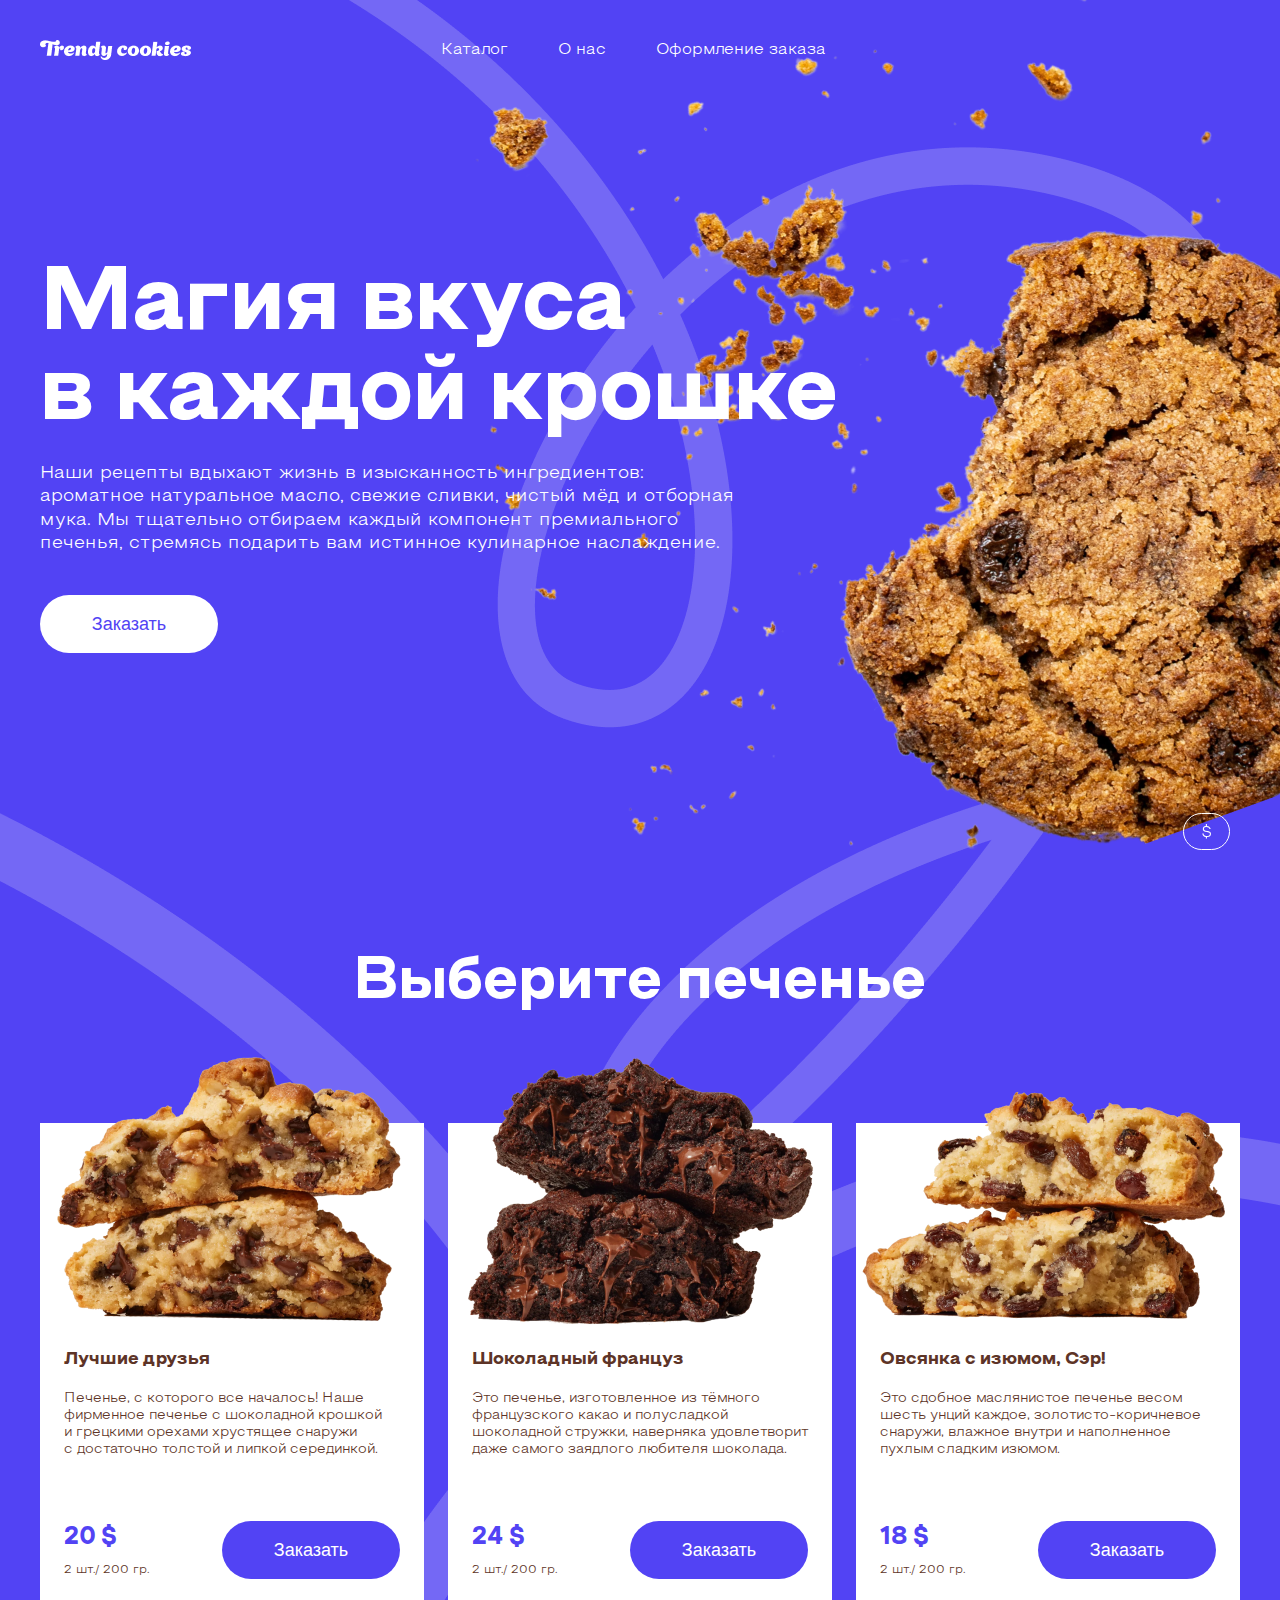
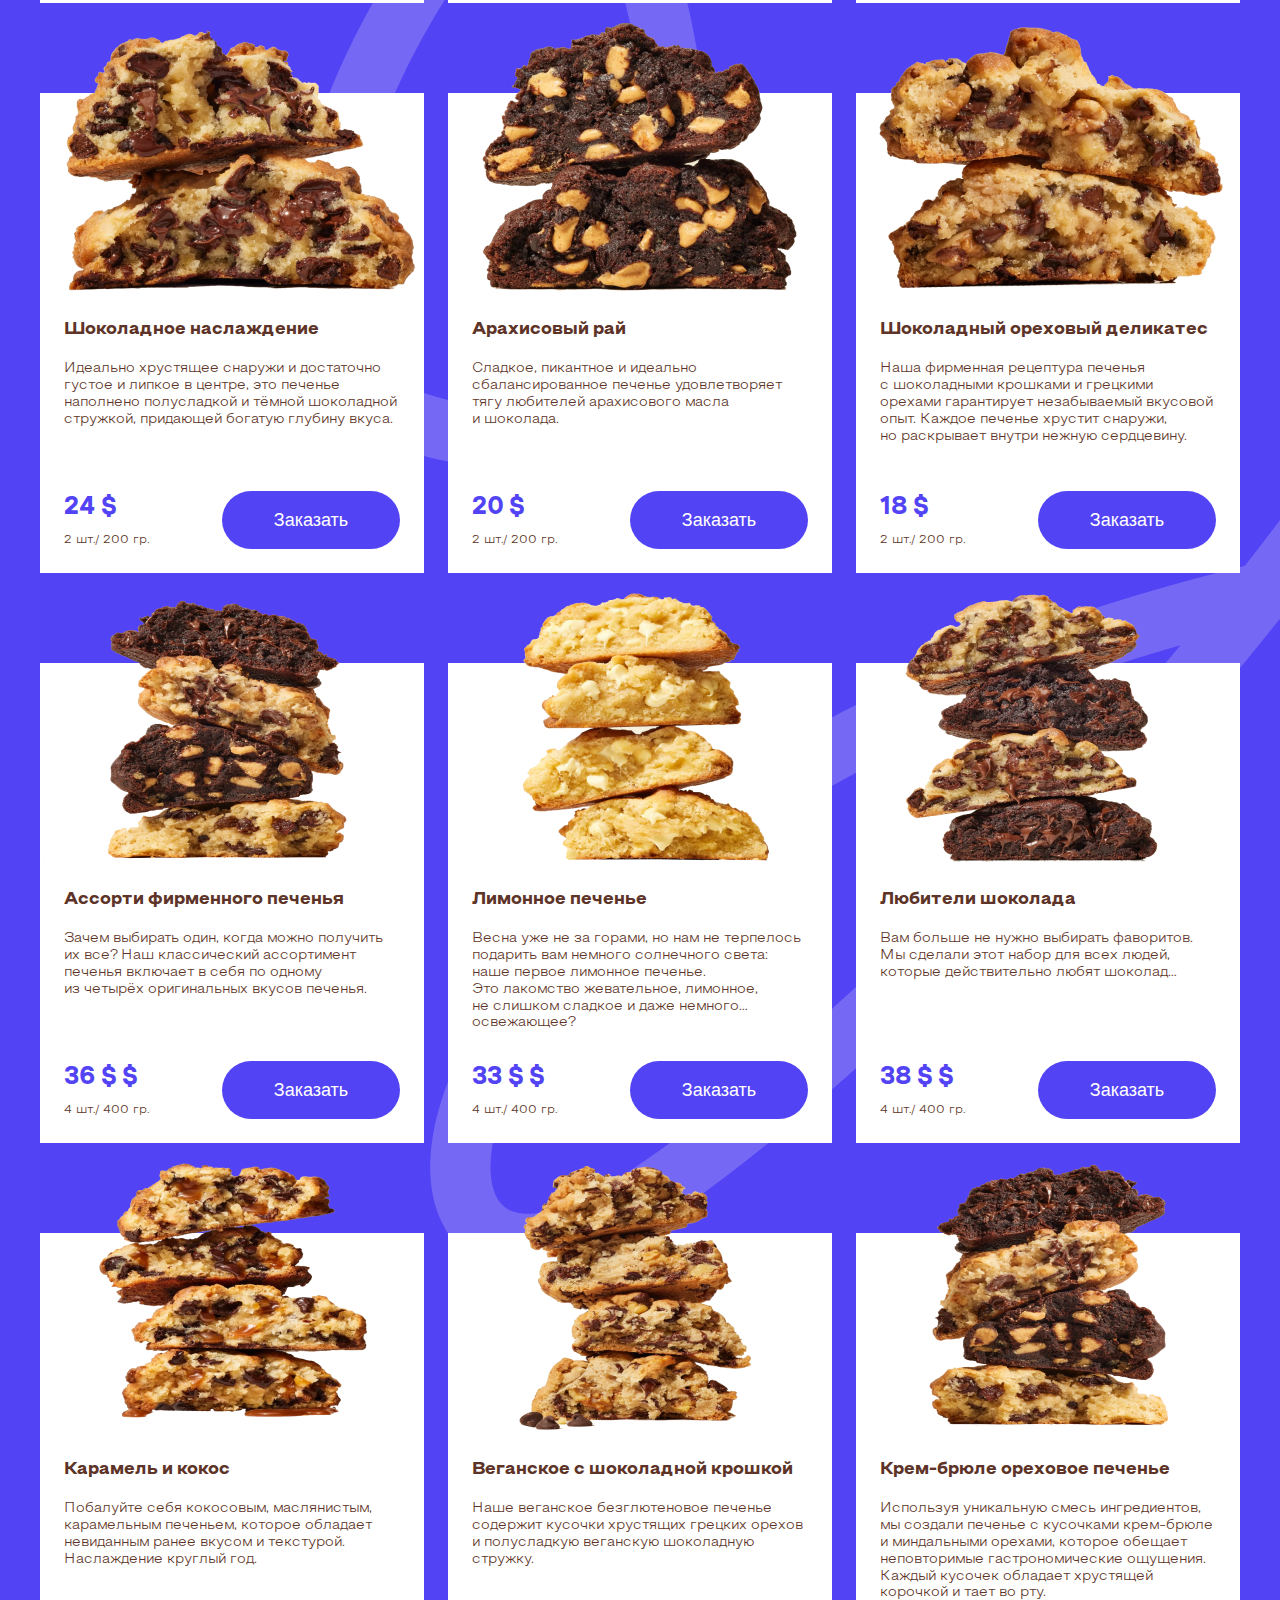
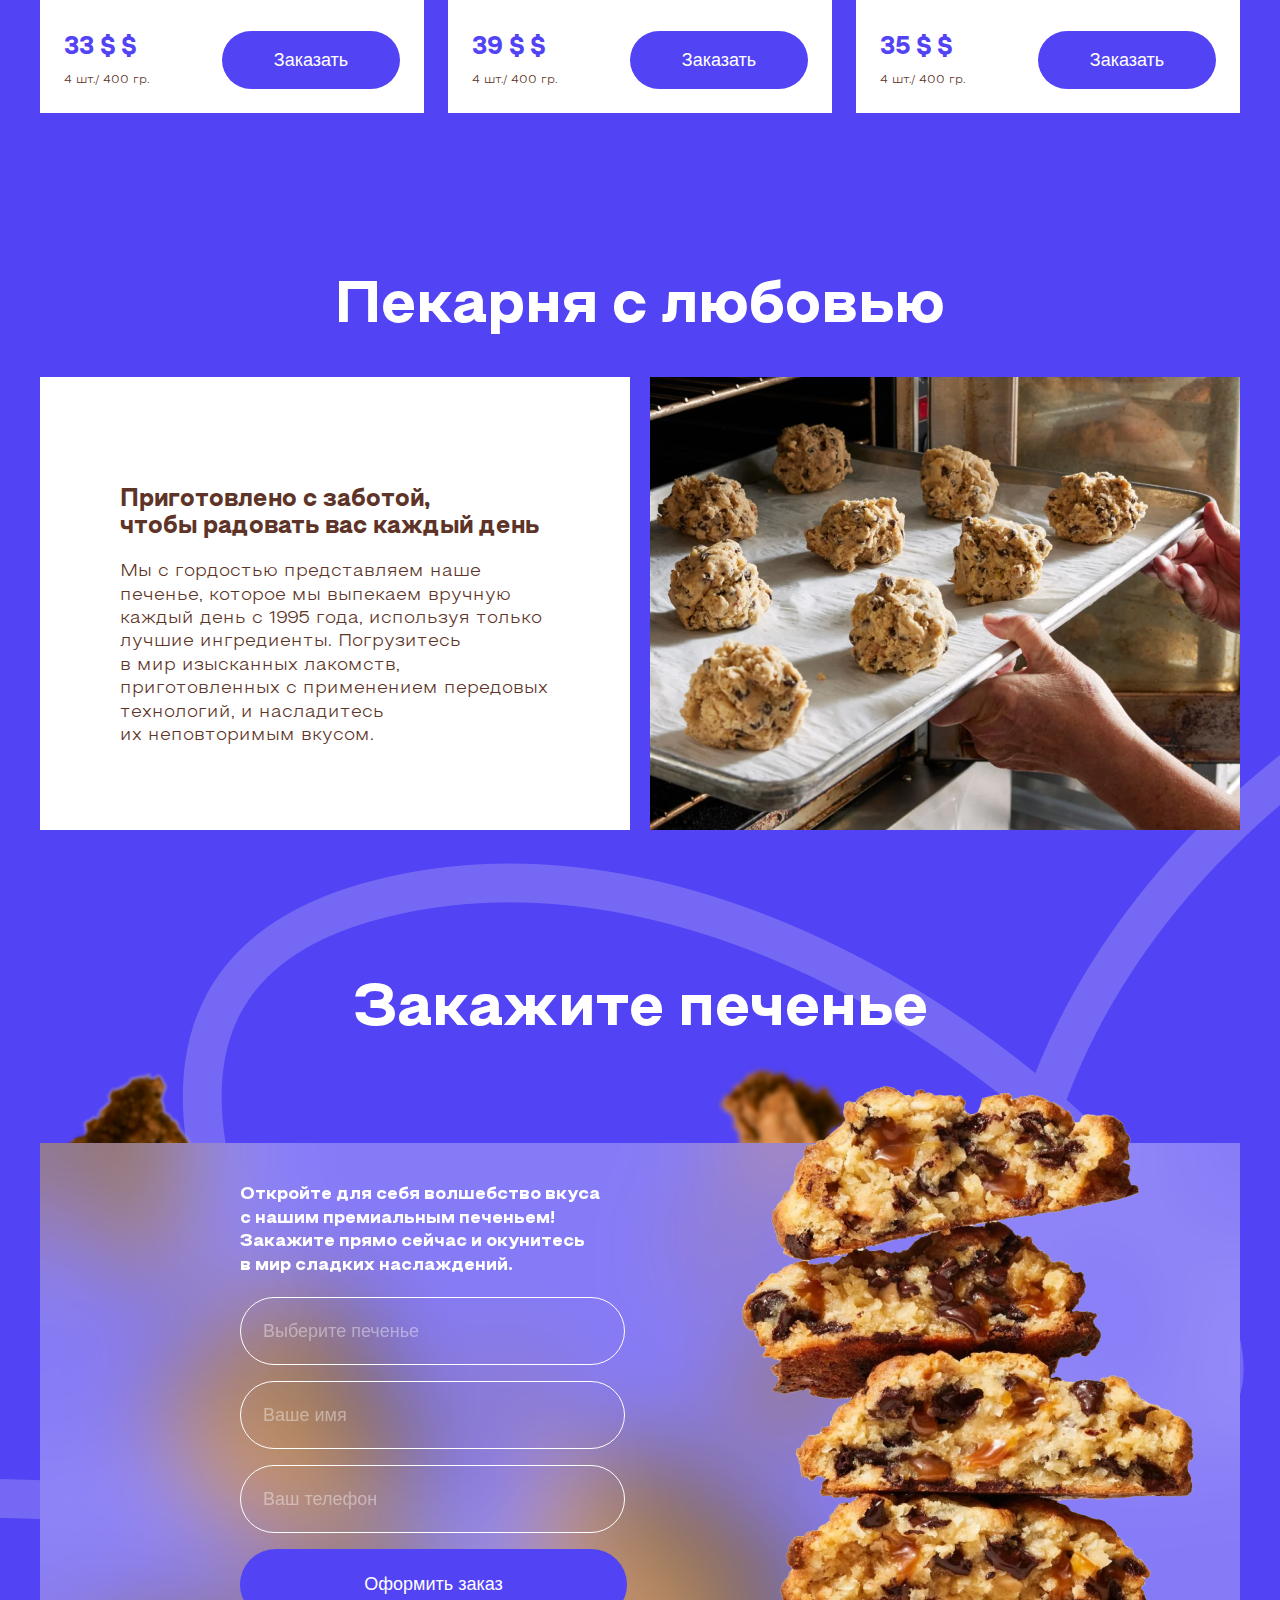
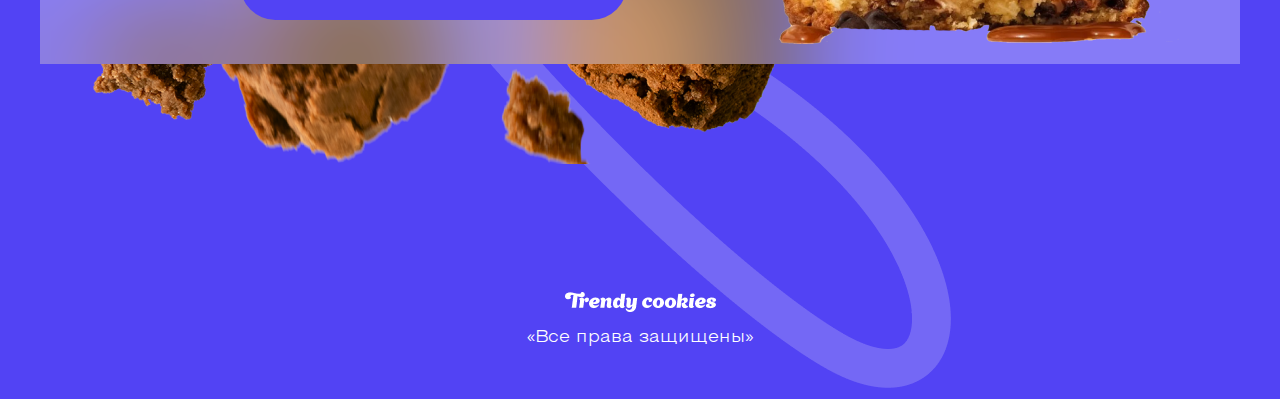
<file: cookies-landing/index.html>
<!DOCTYPE html>
<html lang="en">

<head>
    <meta charset="UTF-8">
    <meta name="viewport" content="width=device-width, initial-scale=1.0">
    <title>Cookies</title>
    <link rel="stylesheet" href="style/main.css">
</head>
<body>
    <div class="wrapper">
        <div class="currency" title="Изменить валюту" id="change-currency">$</div>
        <header class="header">
            <div class="container">
                <div class="logo">
                    <img src="images/logo.png" alt="logo">
                </div>
                <nav class="menu">
                    <ul class="menu-list">
                        <li class="menu-item">
                            <a data-link="catalog">Каталог</a>
                        </li>
                        <li class="menu-item">
                            <a data-link="love">О нас</a>
                        </li>
                        <li class="menu-item">
                            <a data-link="order">Оформление заказа</a>
                        </li>
                    </ul>
                </nav>
            </div>
        </header>
        <section class="main-content">
            <div class="container">
                <img class="line1" src="images/line1.png" alt="line">
                <div class="main-info">
                    <h1 class="main-title">Магия вкуса в каждой крошке</h1>
                    <p class="main-text">
                        Наши рецепты вдыхают жизнь в изысканность ингредиентов: ароматное натуральное масло, свежие
                        сливки,
                        чистый мёд и отборная мука. Мы тщательно отбираем каждый компонент премиального печенья,
                        стремясь
                        подарить вам истинное кулинарное наслаждение.
                    </p>
                    <div class="main-action">
                        <button class="button" id="main-action-button">Заказать</button>
                    </div>
                </div>
                <img class="main-image" src="images/cookie.png" alt="Cookie">
            </div>
        </section>
        <section class="catalog" id="catalog">
            <div class="container">
                <img class="line2" src="images/line2.png" alt="line2">
                <div class="common-title">Выберите печенье</div>
                <div class="catalog-items">
                    <div class="catalog-item">
                        <div class="catalog-item-image">
                            <img src="images/1.png" alt="Product">
                        </div>
                        <div class="catalog-item-detals">
                            <div class="catalog-item-title">Лучшие друзья</div>
                            <div class="catalog-item-text">
                                Печенье, с которого все началось! Наше фирменное печенье с шоколадной крошкой и грецкими
                                орехами хрустящее снаружи с достаточно толстой и липкой серединкой.
                            </div>
                            <div class="catalog-item-extra">
                                <div class="catalog-item-info">
                                    <div class="catalog-item-price" data-base-price="20">20 $</div>
                                    <div class="catalog-item-weight">2 шт./ 200 гр.</div>
                                </div>
                                <button class="button violet-button">Заказать</button>
                            </div>
                        </div>
                    </div>
                    <div class="catalog-item">
                        <div class="catalog-item-image">
                            <img src="images/2.png" alt="Product">
                        </div>
                        <div class="catalog-item-detals">
                            <div class="catalog-item-title">Шоколадный француз</div>
                            <div class="catalog-item-text">
                                Это печенье, изготовленное из тёмного французского какао и полусладкой шоколадной
                                стружки,
                                наверняка удовлетворит даже самого заядлого любителя шоколада.
                            </div>
                            <div class="catalog-item-extra">
                                <div class="catalog-item-info">
                                    <div class="catalog-item-price"data-base-price="24">24 $</div>
                                    <div class="catalog-item-weight">2 шт./ 200 гр.</div>
                                </div>
                                <button class="button violet-button">Заказать</button>
                            </div>
                        </div>
                    </div>
                    <div class="catalog-item">
                        <div class="catalog-item-image">
                            <img src="images/3.png" alt="Product">
                        </div>
                        <div class="catalog-item-detals">
                            <div class="catalog-item-title">Овсянка с изюмом, Сэр!</div>
                            <div class="catalog-item-text">
                                Это сдобное маслянистое печенье весом шесть унций каждое, золотисто-коричневое снаружи,
                                влажное внутри и наполненное пухлым сладким изюмом.
                            </div>
                            <div class="catalog-item-extra">
                                <div class="catalog-item-info">
                                    <div class="catalog-item-price" data-base-price="18">18 $</div>
                                    <div class="catalog-item-weight">2 шт./ 200 гр.</div>
                                </div>
                                <button class="button violet-button">Заказать</button>
                            </div>
                        </div>
                    </div>
                    <div class="catalog-item">
                        <div class="catalog-item-image">
                            <img src="images/4.png" alt="Product">
                        </div>
                        <div class="catalog-item-detals">
                            <div class="catalog-item-title">Шоколадное наслаждение</div>
                            <div class="catalog-item-text">
                                Идеально хрустящее снаружи и достаточно густое и липкое в центре, это печенье наполнено
                                полусладкой и тёмной шоколадной стружкой, придающей богатую глубину вкуса.
                            </div>
                            <div class="catalog-item-extra">
                                <div class="catalog-item-info">
                                    <div class="catalog-item-price" data-base-price="24">24 $</div>
                                    <div class="catalog-item-weight">2 шт./ 200 гр.</div>
                                </div>
                                <button class="button violet-button">Заказать</button>
                            </div>
                        </div>
                    </div>
                    <div class="catalog-item">
                        <div class="catalog-item-image">
                            <img src="images/5.png" alt="Product">
                        </div>
                        <div class="catalog-item-detals">
                            <div class="catalog-item-title">Арахисовый рай</div>
                            <div class="catalog-item-text">
                                Сладкое, пикантное и идеально сбалансированное печенье удовлетворяет тягу любителей
                                арахисового масла и шоколада.
                            </div>
                            <div class="catalog-item-extra">
                                <div class="catalog-item-info">
                                    <div class="catalog-item-price" data-base-price="20">20 $</div>
                                    <div class="catalog-item-weight">2 шт./ 200 гр.</div>
                                </div>
                                <button class="button violet-button">Заказать</button>
                            </div>
                        </div>
                    </div>
                    <div class="catalog-item">
                        <div class="catalog-item-image">
                            <img src="images/6.png" alt="Product">
                        </div>
                        <div class="catalog-item-detals">
                            <div class="catalog-item-title">Шоколадный ореховый деликатес</div>
                            <div class="catalog-item-text">
                                Наша фирменная рецептура печенья с шоколадными крошками и грецкими орехами гарантирует
                                незабываемый вкусовой опыт. Каждое печенье хрустит снаружи, но раскрывает внутри нежную
                                сердцевину.
                            </div>
                            <div class="catalog-item-extra">
                                <div class="catalog-item-info">
                                    <div class="catalog-item-price" data-base-price="18">18 $</div>
                                    <div class="catalog-item-weight">2 шт./ 200 гр.</div>
                                </div>
                                <button class="button violet-button">Заказать</button>
                            </div>
                        </div>
                    </div>
                    <div class="catalog-item">
                        <div class="catalog-item-image">
                            <img src="images/7.png" alt="Product">
                        </div>
                        <div class="catalog-item-detals">
                            <div class="catalog-item-title">Ассорти фирменного печенья</div>
                            <div class="catalog-item-text">
                                Зачем выбирать один, когда можно получить их все? Наш классический ассортимент печенья включает в себя по одному из четырёх оригинальных вкусов печенья.
                            </div>
                            <div class="catalog-item-extra">
                                <div class="catalog-item-info">
                                    <div class="catalog-item-price" data-base-price="36">36 $ $</div>
                                    <div class="catalog-item-weight">4 шт./ 400 гр.</div>
                                </div>
                                <button class="button violet-button">Заказать</button>
                            </div>
                        </div>
                    </div>
                    <div class="catalog-item">
                        <div class="catalog-item-image">
                            <img src="images/8.png" alt="Product">
                        </div>
                        <div class="catalog-item-detals">
                            <div class="catalog-item-title">Лимонное печенье</div>
                            <div class="catalog-item-text">
                                Весна уже не за горами, но нам не терпелось подарить вам немного солнечного света: наше первое лимонное печенье. Это лакомство жевательное, лимонное, не слишком сладкое и даже немного… освежающее?                            </div>
                            <div class="catalog-item-extra">
                                <div class="catalog-item-info">
                                    <div class="catalog-item-price" data-base-price="33">33 $ $</div>
                                    <div class="catalog-item-weight">4 шт./ 400 гр.</div>
                                </div>
                                <button class="button violet-button">Заказать</button>
                            </div>
                        </div>
                    </div>
                    <div class="catalog-item">
                        <div class="catalog-item-image">
                            <img src="images/9.png" alt="Product">
                        </div>
                        <div class="catalog-item-detals">
                            <div class="catalog-item-title">Любители шоколада</div>
                            <div class="catalog-item-text">
                                Вам больше не нужно выбирать фаворитов. Мы сделали этот набор для всех людей, которые действительно любят шоколад…                            </div>
                            <div class="catalog-item-extra">
                                <div class="catalog-item-info">
                                    <div class="catalog-item-price" data-base-price="38">38 $ $</div>
                                    <div class="catalog-item-weight">4 шт./ 400 гр.</div>
                                </div>
                                <button class="button violet-button">Заказать</button>
                            </div>
                        </div>
                    </div>
                    <div class="catalog-item">
                        <div class="catalog-item-image">
                            <img src="images/10.png" alt="Product">
                        </div>
                        <div class="catalog-item-detals">
                            <div class="catalog-item-title">Карамель и кокос</div>
                            <div class="catalog-item-text">
                                Побалуйте себя кокосовым, маслянистым, карамельным печеньем, которое обладает невиданным ранее вкусом и текстурой. Наслаждение круглый год.                            </div>
                            <div class="catalog-item-extra">
                                <div class="catalog-item-info">
                                    <div class="catalog-item-price" data-base-price="33">33 $ $</div>
                                    <div class="catalog-item-weight">4 шт./ 400 гр.</div>
                                </div>
                                <button class="button violet-button">Заказать</button>
                            </div>
                        </div>
                    </div>
                    <div class="catalog-item">
                        <div class="catalog-item-image">
                            <img src="images/11.png" alt="Product">
                        </div>
                        <div class="catalog-item-detals">
                            <div class="catalog-item-title">Веганское с шоколадной крошкой</div>
                            <div class="catalog-item-text">
                                Наше веганское безглютеновое печенье содержит кусочки хрустящих грецких орехов и полусладкую веганскую шоколадную стружку.                            </div>
                            <div class="catalog-item-extra">
                                <div class="catalog-item-info">
                                    <div class="catalog-item-price" data-base-price="39">39 $ $</div>
                                    <div class="catalog-item-weight">4 шт./ 400 гр.</div>
                                </div>
                                <button class="button violet-button">Заказать</button>
                            </div>
                        </div>
                    </div>
                    <div class="catalog-item">
                        <div class="catalog-item-image">
                            <img src="images/12.png" alt="Product">
                        </div>
                        <div class="catalog-item-detals">
                            <div class="catalog-item-title">Крем-брюле ореховое печенье</div>
                            <div class="catalog-item-text">
                                Используя уникальную смесь ингредиентов, мы создали печенье с кусочками крем-брюле и миндальными орехами, которое обещает неповторимые гастрономические ощущения. Каждый кусочек обладает хрустящей корочкой и тает во рту.                            </div>
                            <div class="catalog-item-extra">
                                <div class="catalog-item-info">
                                    <div class="catalog-item-price" data-base-price="35">35 $ $</div>
                                    <div class="catalog-item-weight">4 шт./ 400 гр.</div>
                                </div>
                                <button class="button violet-button">Заказать</button>
                            </div>
                        </div>
                    </div>
                </div>
            </div>
        </section>
        <section class="love" id="love">
            <div class="container">
                <div class="common-title">Пекарня с любовью</div>
                <div class="love-items">
                    <div class="love-item love-item-white">
                        <div class="love-item-title">
                            Приготовлено с заботой, чтобы радовать вас каждый день
                        </div>
                        <div class="love-item-text">
                            Мы с гордостью представляем наше печенье, которое мы выпекаем вручную каждый день
                            с 1995 года,
                            используя только лучшие ингредиенты. Погрузитесь в мир изысканных лакомств, приготовленных
                            с применением передовых технологий, и насладитесь их неповторимым вкусом.
                        </div>
                    </div>
                    <div class="love-item love-item-image">
                        <img src="images/love.png" alt="Cookies">
                    </div>
                </div>
            </div>
        </section>
        <section class="order" id="order">
            <img class="line3" src="images/line3.png" alt="line3">
            <div class="container">
                <div class="common-title">Закажите печенье</div>
                <img class="order-bg-image" src="images/breadcrumbs.png" alt="Crumbs">
                <div class="order-block">
                    <div class="order-form">
                        <div class="order-form-text">
                            Откройте для себя волшебство вкуса с нашим премиальным печеньем! Закажите прямо сейчас
                            и окунитесь в мир сладких наслаждений.
                        </div>
                        <div class="order-form-inputs">
                            <input id="cata" type="text" placeholder="Выберите печенье">
                            <input id="name" type="text" placeholder="Ваше имя" >
                            <input id="phone" type="text" placeholder="Ваш телефон">
                            <button id="order-action" class="button violet-button">Оформить заказ</button>
                        </div>
                    </div>
                    <div class="order-form-image">
                        <img class="order-image" src="images/order.png" alt="Cookies">
                    </div>
                </div>
            </div>
        </section>
        <footer class="footer">
            <div class="logo">
                <img src="images/logo.png" alt="logo">
            </div>
            <div class="rights">«Все права защищены»</div>
        </footer>
    </div>
    <script src="scripts/script.js"></script>
</body>
</html>
</file>
<file: cookies-landing/style/main.css>
* {
    margin: 0;
    padding: 0;
    box-sizing: border-box;
}

@font-face {
    font-family: 'Steppe-Book';
    src: url(../fonts/Steppe-Book.ttf);
}

@font-face {
    font-family: 'Steppe-ExtraBold';
    src: url(../fonts/Steppe-ExtraBold.ttf);
}

body {
    background-color: #5243F4;
    font-family: 'Steppe-Book', sans-serif;
    color: #fff;
}

.container {
    max-width: 1200px;
    margin: 0 auto;
}

.button {
    background-color: #fff;
    border-radius: 60px;
    padding: 18px;
    text-align: center;
    width: 178px;
    height: 58px;
    font-size: 18px;
    color: #5243F4;
    border: 0;
    outline: none;
    cursor: pointer;
}

.violet-button {
    background-color: #5243F4;
    color: #fff;
}

.button:hover {
    background-color: #b9b9b9;
}

.button.violet-button:hover {
    background-color: #352c9d;
}

.common-title {
    font-family: 'Steppe-ExtraBold', sans-serif;
    font-size: 60px;
    line-height: 100%;
    text-align: center;
}

.wrapper {
    position: relative;
    overflow: hidden;
}

.currency {
    position: fixed;
    right: 50px;
    bottom: 50px;
    border: 1px solid #fff;
    padding: 5px 10px;
    height: 25px;
    min-width: 25px;
    border-radius: 50px;
    text-align: center;
    cursor: pointer;
    line-height: 28px;
    z-index: 1;
    user-select: none;
    box-sizing: content-box;
    transform: scale(1);
    animation: pulse 2s infinite;
}

@keyframes pulse {
    0%{
        transform: scale(0.9);
        box-shadow: 0 0 0 0 rgba(255, 255, 255, 0.5);
    }
    70%{
        transform: scale(1);
        box-shadow: 0 0 0 10px rgba(255, 255, 255, 0);
    }
    100%{
        transform: scale(0.9);
        box-shadow: 0 0 0 0 rgba(255, 255, 255, 0);
    }
}




.header {
    padding: 40px 0;
}

.header .container {
    display: flex;
    align-items: center;
}

.logo img {
    vertical-align: bottom;
}

.menu {
    margin-left: 250px;
}

.menu-list {
    display: flex;
    gap: 50px;
    list-style: none;
}

.menu-item a {
    font-size: 16px;
    line-height: 130%;
    color: #fff;
    text-decoration: none;
    cursor: pointer;
}

.menu-item a:hover {
    border-bottom: #fff 2px solid;
}

.main-content {
    padding: 161px 0 200px 0;
}

.main-info {
    max-width: 811px;
}

.main-title {
    font-size: 90px;
    font-family: 'Steppe-ExtraBold', sans-serif;
    line-height: 100%;
    margin-bottom: 20px;
}

.main-text {
    max-width: 697px;
    font-size: 18px;
    line-height: 130%;
    margin-bottom: 40px;
}

.main-image {
    position: absolute;
    top: 0;
    right: 0;
    z-index: -1;
}

.catalog {
    padding: 100px 0;
    position: relative;
}

.catalog-items {
    display: grid;
    grid-template-columns: repeat(3, 384px);
    gap: 90px 24px;
    margin-top: 110px;
}

.catalog-item {
    color: #5D3427;
    background-color: #fff;
}

.catalog-item-image {
    height: 202px;
    text-align: center;
}

.catalog-item-image img {
    position: relative;
    height: 272px;
    top: -70px;
    max-width: 100%;
}

.catalog-item-detals {
    padding: 24px;
}

.catalog-item-title {
    font-family: 'Steppe-ExtraBold', sans-serif;
    font-size: 18px;
    margin-bottom: 20px;
}

.catalog-item-text {
    font-size: 14px;
    line-height: 120%;
    margin-bottom: 20px;
    height: 110px;
}

.catalog-item-extra {
    display: flex;
    justify-content: space-between;
    align-items: center;
}

.catalog-item-price {
    font-family: 'Steppe-ExtraBold', sans-serif;
    font-size: 24px;
    color: #5243F4;
    margin-bottom: 10px;
}

.catalog-item-weight {
    font-size: 12px;
}

.love {
    padding: 64px 0 150px 0;
}

.love-items {
    margin-top: 40px;
    display: flex;
    gap: 20px;
}

.love-item {
    width: 590px;
    height: 453px;
}

.love-item-white {
    background-color: #fff;
    padding: 110px 80px;
    color: #5D3427;
}

.love-item-title {
    font-family: 'Steppe-ExtraBold', sans-serif;
    font-size: 24px;
    line-height: 110%;
    margin-bottom: 20px;
}

.love-item-text {
    font-size: 18px;
    line-height: 130%;
}

.order {
    padding-bottom: 102px;
    position: relative;
}

.order .container {
    position: relative;
}

.order-block {
    margin-top: 103px;
    background-color: rgb(255, 255, 255, 0.3);
    backdrop-filter: blur(50px);
    display: flex;
}

.order-form {
    margin-left: 200px;
    max-width: 387px;
    padding: 40px 0 44px 0;
}

.order-form-text {
    font-family: 'Steppe-ExtraBold', sans-serif;
    font-size: 18px;
    line-height: 130%;
}

.order-form-inputs {
    display: flex;
    flex-direction: column;
    margin-top: 20px;
}

.order-form-inputs input {
    border: 1px solid #fff;
    border-radius: 60px;
    margin-bottom: 16px;
    padding: 24px 22px;
    font-size: 18px;
    width: 385px;
    height: 68px;
    background: transparent;
    outline: none;
    color: #fff;
}

::placeholder {
    color: rgb(255, 255, 255, 0.4);
}

.order-form-inputs .button.violet-button {
    width: 387px;
    height: 71px;
}

.order-form-image {
    height: 501px;
    margin-left: 109px;
}

.order-image {
    height: 559px;
    top: -58px;
    position: relative;
}

.order-bg-image {
    position: absolute;
    top: 0;
    right: calc(100% - 810px);
    z-index: -1;
}

.footer {
    padding: 126px 0 50px 0;
    text-align: center;
}

.rights {
    margin-top: 14px;
    font-size: 18px;
    line-height: 130%;
}

.line1 {
    position: absolute;
    z-index: -1;
    top: 0;
    left: calc(100% - 960px);
}

.line2 {
    position: absolute;
    z-index: -1;
    top: -40px;
    left: 0;
}

.line3 {
    position: absolute;
    z-index: -1;
    top: -920px;
    left: 0;
}
</file>
